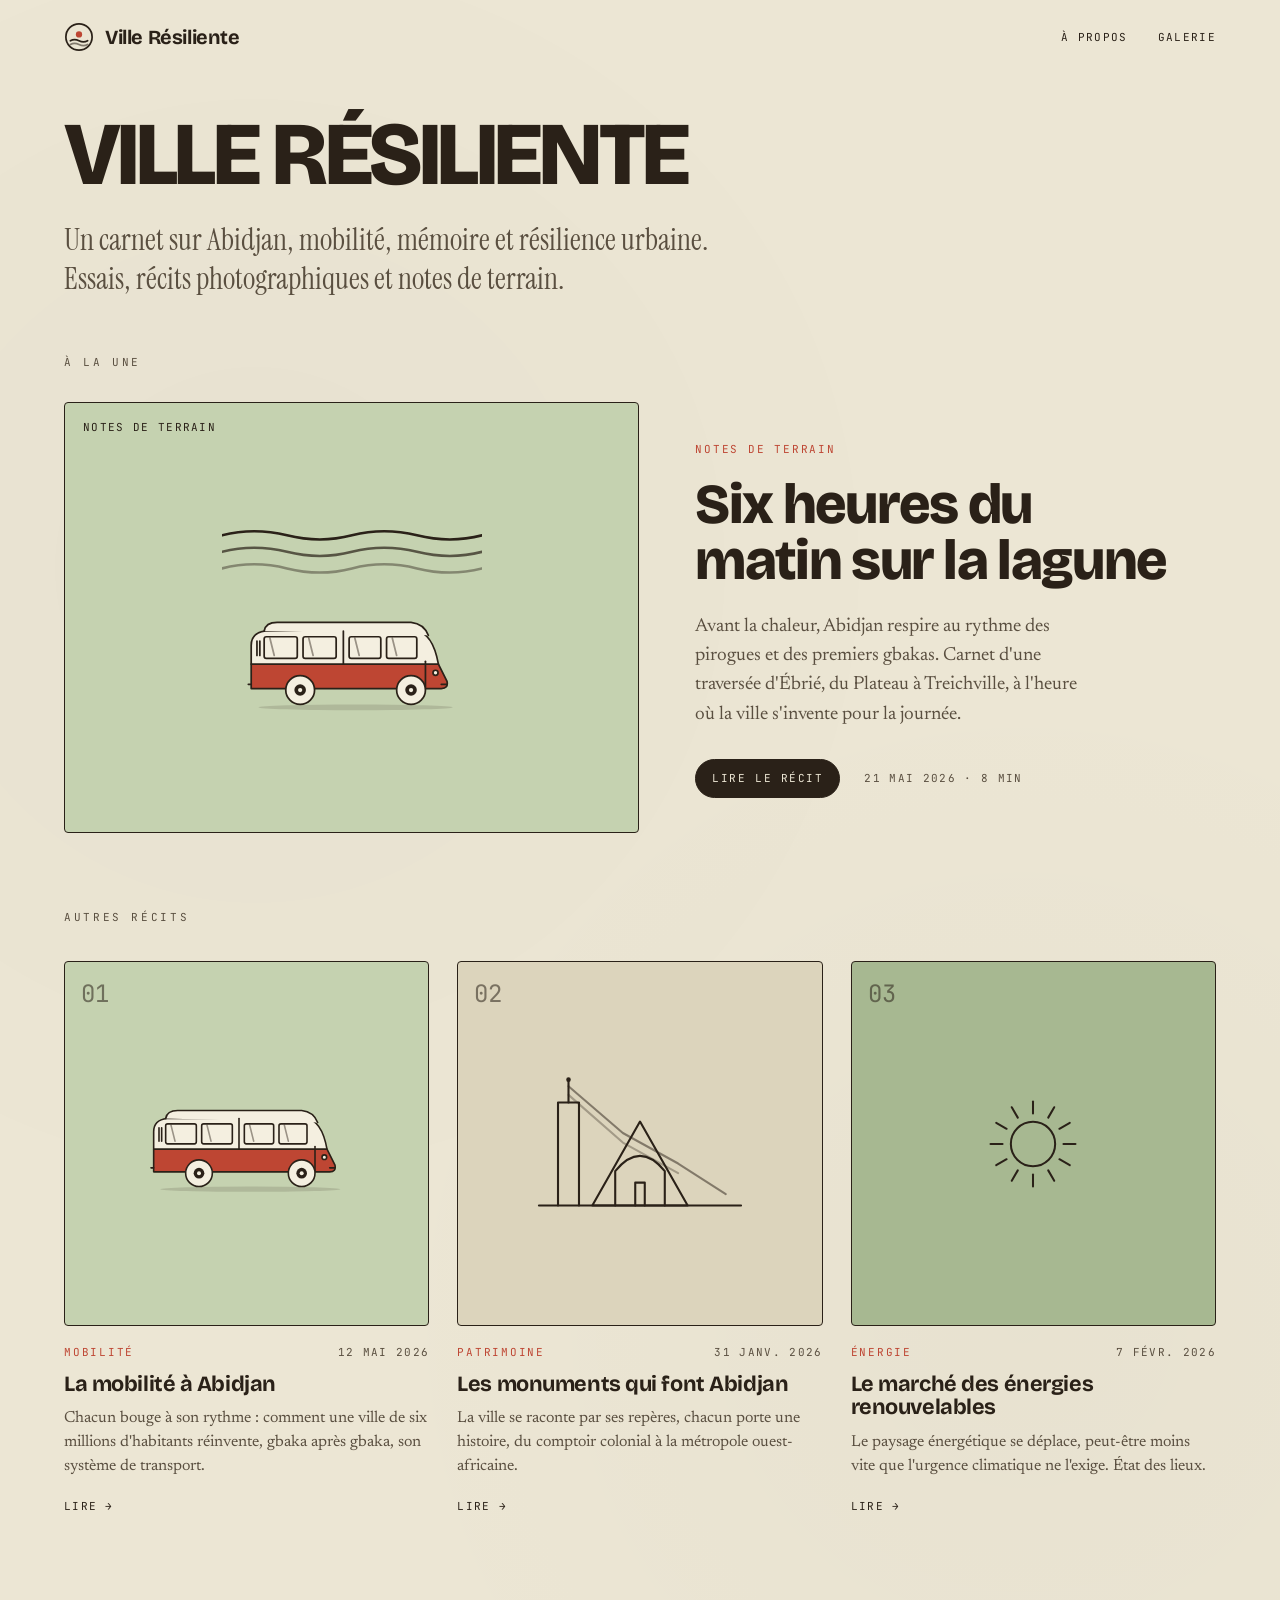
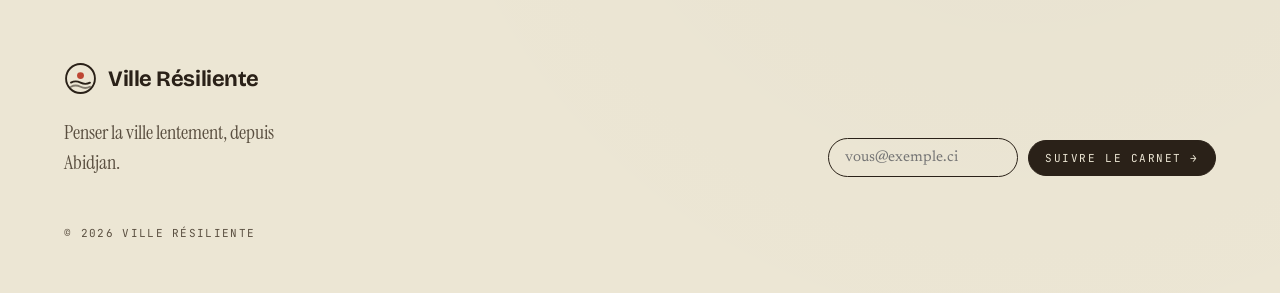
<file: index.html>
<!DOCTYPE html>
<html lang="fr">
<head>
<meta charset="utf-8"/>
<meta name="viewport" content="width=device-width, initial-scale=1"/>
<title>Ville Résiliente, un carnet sur Abidjan</title>
<meta name="description" content="Un carnet sur Abidjan, mobilité, mémoire et résilience urbaine. Essais, récits photographiques et notes de terrain."/>
<link rel="icon" type="image/png" href="assets/logo-marque.png"/>
<link rel="stylesheet" href="styles.css"/>
</head>
<body>
<div class="paper-tex">
  <div class="wrap">

    <header class="site">
      <a class="lockup" href="index.html">
        <svg viewBox="0 0 40 40" width="30" height="30" fill="none" stroke="var(--ink)" stroke-width="2.3" stroke-linecap="round" stroke-linejoin="round" aria-hidden="true">
          <circle cx="20" cy="20" r="17.5"></circle>
          <circle cx="20" cy="16.5" r="4.2" fill="var(--red)" stroke="none"></circle>
          <path d="M8.5 25 Q14 22 20 25 T31.5 25"></path>
          <path d="M8.5 30 Q14 27 20 30 T31.5 30" opacity="0.55"></path>
        </svg>
        <span class="name">Ville Résiliente</span>
      </a>
      <nav class="site">
        <a class="mono" href="index.html">À propos</a>
        <a class="mono" href="index.html">Galerie</a>
      </nav>
    </header>

    <section class="hero">
      <h1>Ville Résiliente</h1>
      <p class="sub">Un carnet sur Abidjan, mobilité, mémoire et résilience urbaine. Essais, récits photographiques et notes de terrain.</p>
    </section>

    <section class="featured">
      <div class="kicker-row">
        <span class="mono kicker">À la une</span>
      </div>
      <div class="grid">
        <a class="panel card-hover" href="recit-lagune.html" aria-label="Lire le récit : Six heures du matin sur la lagune">
          <span class="corner mono" style="color: var(--ink);">Notes de terrain</span>
          <span class="stack">
            <!-- Lagune -->
            <svg viewBox="0 0 220 60" width="260" height="71" fill="none" stroke="var(--ink)" stroke-width="2.2" stroke-linecap="round" aria-hidden="true">
              <path d="M0 18 Q27 11 55 18 T110 18 T165 18 T220 18"></path>
              <path d="M0 32 Q27 25 55 32 T110 32 T165 32 T220 32" opacity="0.7"></path>
              <path d="M0 46 Q27 39 55 46 T110 46 T165 46 T220 46" opacity="0.42"></path>
            </svg>
            <!-- Gbaka -->
            <svg viewBox="0 0 360 175" width="260" height="126" fill="none" stroke="var(--ink)" stroke-width="2.4" stroke-linecap="round" stroke-linejoin="round" aria-hidden="true">
              <ellipse cx="185" cy="156" rx="135" ry="4" fill="var(--ink)" opacity="0.14" stroke="none"></ellipse>
              <path d="M40 130 L40 96 L300 96 L312 120 Q314 130 304 130 Z" fill="var(--red)"></path>
              <path d="M40 96 L40 70 Q40 52 60 50 L268 50 Q292 52 300 96 Z" fill="var(--sand-2)"></path>
              <path d="M58 50 Q60 38 76 38 L262 38 Q280 40 286 56" fill="var(--sand-2)"></path>
              <path d="M168 50 L168 96"></path>
              <rect x="58" y="58" width="46" height="30" rx="3" fill="var(--sand-2)"></rect>
              <rect x="112" y="58" width="46" height="30" rx="3" fill="var(--sand-2)"></rect>
              <rect x="176" y="58" width="44" height="30" rx="3" fill="var(--sand-2)"></rect>
              <rect x="228" y="58" width="42" height="30" rx="3" fill="var(--sand-2)"></rect>
              <path d="M66 60 L72 84 M120 60 L126 84 M184 60 L190 84 M236 60 L242 84" opacity="0.45"></path>
              <path d="M48 64 L48 84 M52 64 L52 84"></path>
              <path d="M282 92 L282 128"></path>
              <circle cx="108" cy="132" r="20" fill="var(--sand-2)"></circle>
              <circle cx="108" cy="132" r="8" fill="var(--ink)" stroke="none"></circle>
              <circle cx="108" cy="132" r="3" fill="var(--sand-2)" stroke="none"></circle>
              <circle cx="262" cy="132" r="20" fill="var(--sand-2)"></circle>
              <circle cx="262" cy="132" r="8" fill="var(--ink)" stroke="none"></circle>
              <circle cx="262" cy="132" r="3" fill="var(--sand-2)" stroke="none"></circle>
              <path d="M36 124 L40 124 M304 124 L312 124"></path>
              <circle cx="296" cy="108" r="3.5" fill="var(--sand-2)"></circle>
            </svg>
          </span>
        </a>
        <div>
          <span class="mono cat-tag">Notes de terrain</span>
          <h2>Six heures du matin sur la lagune</h2>
          <p class="excerpt">Avant la chaleur, Abidjan respire au rythme des pirogues et des premiers gbakas. Carnet d'une traversée d'Ébrié, du Plateau à Treichville, à l'heure où la ville s'invente pour la journée.</p>
          <div class="cta-row">
            <a href="recit-lagune.html" class="pill solid">Lire le récit</a>
            <span class="mono">21 mai 2026 · 8 min</span>
          </div>
        </div>
      </div>
    </section>

    <section class="stories">
      <div class="kicker-row">
        <span class="mono kicker">Autres récits</span>
      </div>
      <div class="grid">

        <a class="card card-hover" href="recit-lagune.html">
          <span class="panel p-1">
            <span class="num">01</span>
            <!-- Gbaka -->
            <svg viewBox="0 0 360 175" width="240" height="117" fill="none" stroke="var(--ink)" stroke-width="2.4" stroke-linecap="round" stroke-linejoin="round" aria-hidden="true">
              <ellipse cx="185" cy="156" rx="135" ry="4" fill="var(--ink)" opacity="0.14" stroke="none"></ellipse>
              <path d="M40 130 L40 96 L300 96 L312 120 Q314 130 304 130 Z" fill="var(--red)"></path>
              <path d="M40 96 L40 70 Q40 52 60 50 L268 50 Q292 52 300 96 Z" fill="var(--sand-2)"></path>
              <path d="M58 50 Q60 38 76 38 L262 38 Q280 40 286 56" fill="var(--sand-2)"></path>
              <path d="M168 50 L168 96"></path>
              <rect x="58" y="58" width="46" height="30" rx="3" fill="var(--sand-2)"></rect>
              <rect x="112" y="58" width="46" height="30" rx="3" fill="var(--sand-2)"></rect>
              <rect x="176" y="58" width="44" height="30" rx="3" fill="var(--sand-2)"></rect>
              <rect x="228" y="58" width="42" height="30" rx="3" fill="var(--sand-2)"></rect>
              <path d="M66 60 L72 84 M120 60 L126 84 M184 60 L190 84 M236 60 L242 84" opacity="0.45"></path>
              <path d="M48 64 L48 84 M52 64 L52 84"></path>
              <path d="M282 92 L282 128"></path>
              <circle cx="108" cy="132" r="20" fill="var(--sand-2)"></circle>
              <circle cx="108" cy="132" r="8" fill="var(--ink)" stroke="none"></circle>
              <circle cx="108" cy="132" r="3" fill="var(--sand-2)" stroke="none"></circle>
              <circle cx="262" cy="132" r="20" fill="var(--sand-2)"></circle>
              <circle cx="262" cy="132" r="8" fill="var(--ink)" stroke="none"></circle>
              <circle cx="262" cy="132" r="3" fill="var(--sand-2)" stroke="none"></circle>
              <path d="M36 124 L40 124 M304 124 L312 124"></path>
              <circle cx="296" cy="108" r="3.5" fill="var(--sand-2)"></circle>
            </svg>
          </span>
          <span class="card-body" style="display:block;">
            <span class="card-meta">
              <span class="mono cat-tag">Mobilité</span>
              <span class="mono">12 mai 2026</span>
            </span>
            <h3>La mobilité à Abidjan</h3>
            <p class="excerpt">Chacun bouge à son rythme : comment une ville de six millions d'habitants réinvente, gbaka après gbaka, son système de transport.</p>
            <span class="read-link" style="display:block;">
              <span class="mono">Lire <span aria-hidden="true">→</span></span>
            </span>
          </span>
        </a>

        <a class="card card-hover" href="recit-lagune.html">
          <span class="panel p-2">
            <span class="num">02</span>
            <!-- Cathédrale Saint-Paul -->
            <svg viewBox="0 0 220 150" width="210" height="143" fill="none" stroke="var(--ink)" stroke-width="2.2" stroke-linecap="round" stroke-linejoin="round" aria-hidden="true">
              <path d="M24 140 L24 32 L46 32 L46 140"></path>
              <path d="M35 32 L35 10"></path>
              <circle cx="35" cy="8" r="2.4" fill="var(--ink)" stroke="none"></circle>
              <path d="M35 15 L92 64 L150 96 L200 128" opacity="0.5"></path>
              <path d="M35 24 L92 74 L150 106" opacity="0.32"></path>
              <path d="M60 140 L110 52 L160 140 Z"></path>
              <path d="M84 140 L84 104 Q110 72 136 104 L136 140"></path>
              <path d="M105 140 L105 116 L115 116 L115 140"></path>
              <path d="M4 140 L216 140"></path>
            </svg>
          </span>
          <span class="card-body" style="display:block;">
            <span class="card-meta">
              <span class="mono cat-tag">Patrimoine</span>
              <span class="mono">31 janv. 2026</span>
            </span>
            <h3>Les monuments qui font Abidjan</h3>
            <p class="excerpt">La ville se raconte par ses repères, chacun porte une histoire, du comptoir colonial à la métropole ouest-africaine.</p>
            <span class="read-link" style="display:block;">
              <span class="mono">Lire <span aria-hidden="true">→</span></span>
            </span>
          </span>
        </a>

        <a class="card card-hover" href="recit-lagune.html">
          <span class="panel p-3">
            <span class="num">03</span>
            <!-- Soleil -->
            <svg viewBox="0 0 130 130" width="120" height="120" fill="none" stroke="var(--ink)" stroke-width="2.2" stroke-linecap="round" aria-hidden="true">
              <circle cx="65" cy="65" r="24"></circle>
              <line x1="98" y1="65" x2="111" y2="65"></line>
              <line x1="93.58" y1="81.5" x2="104.84" y2="88"></line>
              <line x1="81.5" y1="93.58" x2="88" y2="104.84"></line>
              <line x1="65" y1="98" x2="65" y2="111"></line>
              <line x1="48.5" y1="93.58" x2="42" y2="104.84"></line>
              <line x1="36.42" y1="81.5" x2="25.16" y2="88"></line>
              <line x1="32" y1="65" x2="19" y2="65"></line>
              <line x1="36.42" y1="48.5" x2="25.16" y2="42"></line>
              <line x1="48.5" y1="36.42" x2="42" y2="25.16"></line>
              <line x1="65" y1="32" x2="65" y2="19"></line>
              <line x1="81.5" y1="36.42" x2="88" y2="25.16"></line>
              <line x1="93.58" y1="48.5" x2="104.84" y2="42"></line>
            </svg>
          </span>
          <span class="card-body" style="display:block;">
            <span class="card-meta">
              <span class="mono cat-tag">Énergie</span>
              <span class="mono">7 févr. 2026</span>
            </span>
            <h3>Le marché des énergies renouvelables</h3>
            <p class="excerpt">Le paysage énergétique se déplace, peut-être moins vite que l'urgence climatique ne l'exige. État des lieux.</p>
            <span class="read-link" style="display:block;">
              <span class="mono">Lire <span aria-hidden="true">→</span></span>
            </span>
          </span>
        </a>

      </div>
    </section>

    <footer class="site">
      <div class="row">
        <div>
          <a class="lockup" href="index.html">
            <svg viewBox="0 0 40 40" width="33" height="33" fill="none" stroke="var(--ink)" stroke-width="2.3" stroke-linecap="round" stroke-linejoin="round" aria-hidden="true">
              <circle cx="20" cy="20" r="17.5"></circle>
              <circle cx="20" cy="16.5" r="4.2" fill="var(--red)" stroke="none"></circle>
              <path d="M8.5 25 Q14 22 20 25 T31.5 25"></path>
              <path d="M8.5 30 Q14 27 20 30 T31.5 30" opacity="0.55"></path>
            </svg>
            <span class="name" style="font-size: 22px;">Ville Résiliente</span>
          </a>
          <p class="tag">Penser la ville lentement, depuis Abidjan.</p>
        </div>
        <!-- Point this form at your newsletter endpoint (e.g. WordPress plugin or mail service) -->
        <form class="follow" action="#" method="post">
          <input type="email" name="email" placeholder="vous@exemple.ci" aria-label="Adresse e-mail" required/>
          <button type="submit" class="pill solid">Suivre le carnet →</button>
        </form>
      </div>
      <div class="copyright">
        <span class="mono">© 2026 Ville Résiliente</span>
      </div>
    </footer>

  </div>
</div>
</body>
</html>
</file>
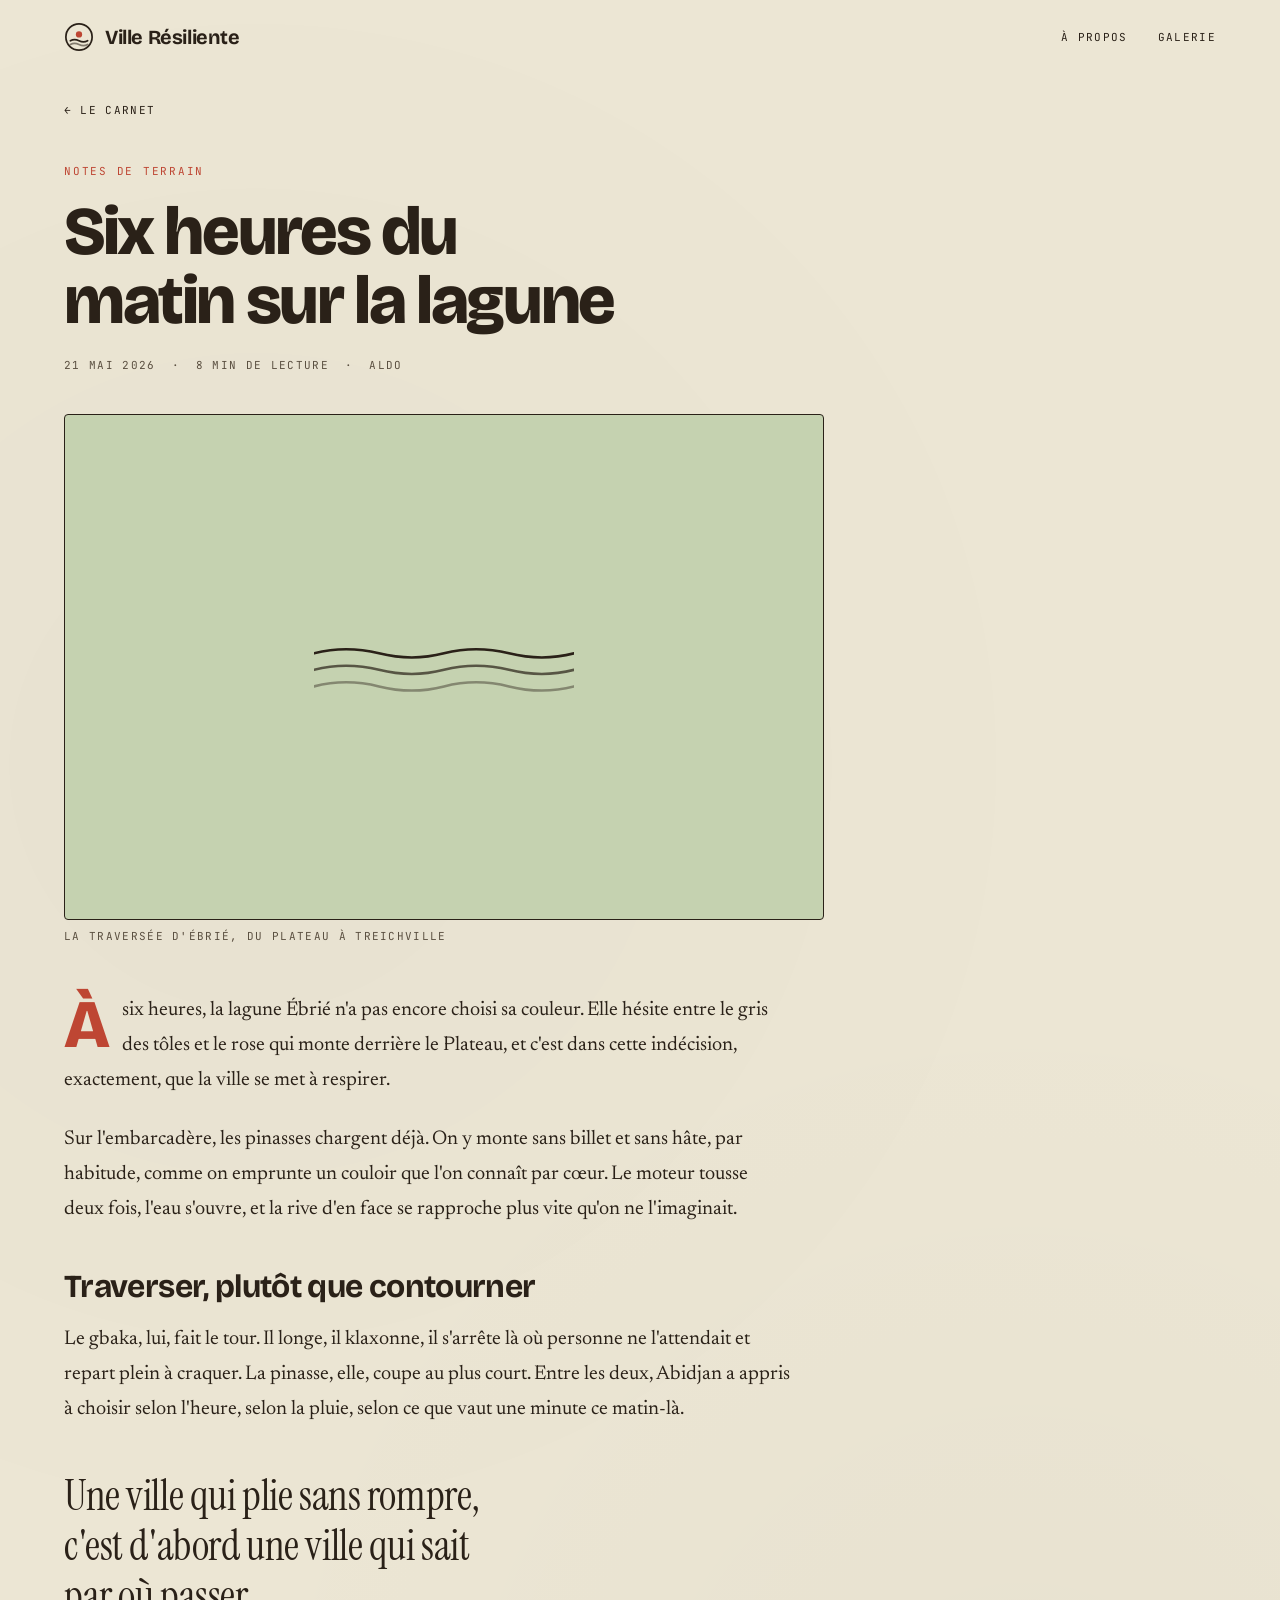
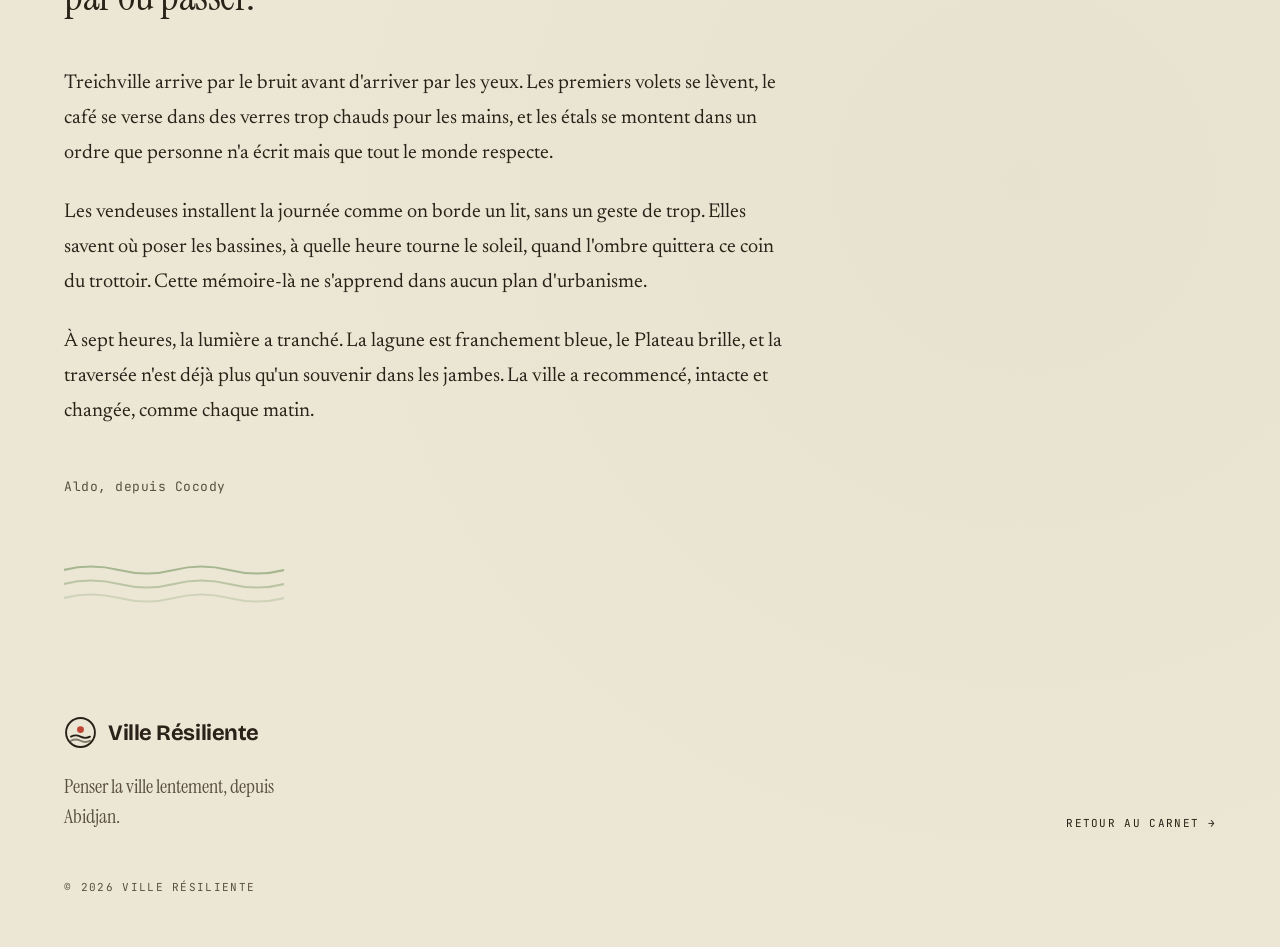
<file: recit-lagune.html>
<!DOCTYPE html>
<html lang="fr">
<head>
<meta charset="utf-8"/>
<meta name="viewport" content="width=device-width, initial-scale=1"/>
<title>Six heures du matin sur la lagune — Ville Résiliente</title>
<meta name="description" content="Avant la chaleur, Abidjan respire au rythme des pirogues et des premiers gbakas. Carnet d'une traversée d'Ébrié, du Plateau à Treichville."/>
<link rel="icon" type="image/png" href="assets/logo-marque.png"/>
<link rel="stylesheet" href="styles.css"/>
</head>
<body>
<div class="paper-tex">
  <div class="wrap">

    <header class="site">
      <a class="lockup" href="index.html">
        <svg viewBox="0 0 40 40" width="30" height="30" fill="none" stroke="var(--ink)" stroke-width="2.3" stroke-linecap="round" stroke-linejoin="round" aria-hidden="true">
          <circle cx="20" cy="20" r="17.5"></circle>
          <circle cx="20" cy="16.5" r="4.2" fill="var(--red)" stroke="none"></circle>
          <path d="M8.5 25 Q14 22 20 25 T31.5 25"></path>
          <path d="M8.5 30 Q14 27 20 30 T31.5 30" opacity="0.55"></path>
        </svg>
        <span class="name">Ville Résiliente</span>
      </a>
      <nav class="site">
        <a class="mono" href="index.html">À propos</a>
        <a class="mono" href="index.html">Galerie</a>
      </nav>
    </header>

    <article class="article">
      <a class="back mono" href="index.html"><span aria-hidden="true">←</span> Le carnet</a>

      <span class="mono cat-tag">Notes de terrain</span>
      <h1 class="title">Six heures du matin sur la lagune</h1>
      <div class="meta">
        <span class="mono">21 mai 2026</span>
        <span class="mono">·</span>
        <span class="mono">8 min de lecture</span>
        <span class="mono">·</span>
        <span class="mono">Aldo</span>
      </div>

      <figure style="margin: 0;">
        <!-- Replace this placeholder with a real photo of the Ébrié lagoon at dawn (3:2), e.g.:
             <img class="lead-img" src="assets/lagune-ebrie-6h.jpg" alt="La lagune Ébrié à l'aube"/> -->
        <div class="lead-img placeholder" role="img" aria-label="Photo à venir : la lagune Ébrié à l'aube">
          <svg viewBox="0 0 220 60" width="260" height="71" fill="none" stroke="var(--ink)" stroke-width="2.2" stroke-linecap="round" aria-hidden="true">
            <path d="M0 18 Q27 11 55 18 T110 18 T165 18 T220 18"></path>
            <path d="M0 32 Q27 25 55 32 T110 32 T165 32 T220 32" opacity="0.7"></path>
            <path d="M0 46 Q27 39 55 46 T110 46 T165 46 T220 46" opacity="0.42"></path>
          </svg>
        </div>
        <figcaption class="cap mono">La traversée d'Ébrié, du Plateau à Treichville</figcaption>
      </figure>

      <div class="body">
        <p>À six heures, la lagune Ébrié n'a pas encore choisi sa couleur. Elle hésite entre le gris des tôles et le rose qui monte derrière le Plateau, et c'est dans cette indécision, exactement, que la ville se met à respirer.</p>

        <p>Sur l'embarcadère, les pinasses chargent déjà. On y monte sans billet et sans hâte, par habitude, comme on emprunte un couloir que l'on connaît par cœur. Le moteur tousse deux fois, l'eau s'ouvre, et la rive d'en face se rapproche plus vite qu'on ne l'imaginait.</p>

        <h2>Traverser, plutôt que contourner</h2>

        <p>Le gbaka, lui, fait le tour. Il longe, il klaxonne, il s'arrête là où personne ne l'attendait et repart plein à craquer. La pinasse, elle, coupe au plus court. Entre les deux, Abidjan a appris à choisir selon l'heure, selon la pluie, selon ce que vaut une minute ce matin-là.</p>

        <blockquote class="pull">Une ville qui plie sans rompre, c'est d'abord une ville qui sait par où passer.</blockquote>

        <p>Treichville arrive par le bruit avant d'arriver par les yeux. Les premiers volets se lèvent, le café se verse dans des verres trop chauds pour les mains, et les étals se montent dans un ordre que personne n'a écrit mais que tout le monde respecte.</p>

        <p>Les vendeuses installent la journée comme on borde un lit, sans un geste de trop. Elles savent où poser les bassines, à quelle heure tourne le soleil, quand l'ombre quittera ce coin du trottoir. Cette mémoire-là ne s'apprend dans aucun plan d'urbanisme.</p>

        <p>À sept heures, la lumière a tranché. La lagune est franchement bleue, le Plateau brille, et la traversée n'est déjà plus qu'un souvenir dans les jambes. La ville a recommencé, intacte et changée, comme chaque matin.</p>
      </div>

      <p class="byline">Aldo, depuis Cocody</p>

      <div class="ornament">
        <svg viewBox="0 0 220 60" width="220" height="60" fill="none" stroke="var(--sage-2)" stroke-width="2.2" stroke-linecap="round" aria-hidden="true">
          <path d="M0 18 Q27 11 55 18 T110 18 T165 18 T220 18"></path>
          <path d="M0 32 Q27 25 55 32 T110 32 T165 32 T220 32" opacity="0.7"></path>
          <path d="M0 46 Q27 39 55 46 T110 46 T165 46 T220 46" opacity="0.42"></path>
        </svg>
      </div>
    </article>

    <footer class="site article-footer">
      <div class="row">
        <div>
          <a class="lockup" href="index.html">
            <svg viewBox="0 0 40 40" width="33" height="33" fill="none" stroke="var(--ink)" stroke-width="2.3" stroke-linecap="round" stroke-linejoin="round" aria-hidden="true">
              <circle cx="20" cy="20" r="17.5"></circle>
              <circle cx="20" cy="16.5" r="4.2" fill="var(--red)" stroke="none"></circle>
              <path d="M8.5 25 Q14 22 20 25 T31.5 25"></path>
              <path d="M8.5 30 Q14 27 20 30 T31.5 30" opacity="0.55"></path>
            </svg>
            <span class="name" style="font-size: 22px;">Ville Résiliente</span>
          </a>
          <p class="tag">Penser la ville lentement, depuis Abidjan.</p>
        </div>
        <a class="mono" href="index.html" style="color: var(--ink);">Retour au carnet <span aria-hidden="true">→</span></a>
      </div>
      <div class="copyright">
        <span class="mono">© 2026 Ville Résiliente</span>
      </div>
    </footer>

  </div>
</div>
</body>
</html>
</file>
<file: styles.css>
/* ============================================
   VILLE RÉSILIENTE — Design tokens & site styles
   A French-language journal on Abidjan.
   Aesthetic: vintage editorial / writer's notebook
   ============================================ */

@import url('https://fonts.googleapis.com/css2?family=Bricolage+Grotesque:wght@500;600;700;800&family=Instrument+Serif:ital@0;1&family=JetBrains+Mono:wght@400;500&family=Newsreader:ital,wght@0,400;0,500;1,400&display=swap');

:root {
  /* Palette: Sahel — cream + sage + vintage red */
  --sand:      #ECE6D4;
  --sand-2:    #F4EFE0;
  --sand-3:    #DCD4BC;
  --sage:      #C5D2B0;
  --sage-2:    #A7B891;
  --red:       #BE4633;
  --red-2:     #9A3826;
  --ink:       #2A2118;
  --ink-2:     #5A4F40;
  --rule:      #2A211833;

  --f-display: 'Bricolage Grotesque', 'Helvetica Neue', Helvetica, Arial, sans-serif;
  --f-serif:   'Newsreader', 'Iowan Old Style', Georgia, serif;
  --f-italic:  'Instrument Serif', 'Iowan Old Style', Georgia, serif;
  --f-mono:    'JetBrains Mono', 'SF Mono', ui-monospace, monospace;
}

/* ——— Base ——— */

* { box-sizing: border-box; }

html, body {
  margin: 0;
  background: var(--sand);
}

::selection { background: var(--red); color: var(--sand-2); }

body {
  font-family: var(--f-serif);
  color: var(--ink);
  -webkit-font-smoothing: antialiased;
  text-rendering: optimizeLegibility;
  line-height: 1.5;
}

h1, h2, h3, h4 {
  font-family: var(--f-display);
  font-weight: 700;
  letter-spacing: -0.02em;
  line-height: 1.02;
  margin: 0;
  color: var(--ink);
}

p { margin: 0; }

a { color: inherit; text-decoration: none; }

img { max-width: 100%; }

/* Subtle paper texture via gradients (no images) */
.paper-tex {
  background-image:
    radial-gradient(circle at 20% 30%, #00000005 0%, transparent 40%),
    radial-gradient(circle at 80% 70%, #00000005 0%, transparent 40%);
}

/* Layout container */
.wrap {
  max-width: 1280px;
  margin: 0 auto;
  padding: 0 clamp(20px, 5vw, 72px);
}

/* ——— Utilities ——— */

.mono {
  font-family: var(--f-mono);
  font-size: 11px;
  letter-spacing: 0.12em;
  text-transform: uppercase;
  color: var(--ink-2);
}

.kicker { letter-spacing: 0.24em; }

.cat-tag {
  color: var(--red);
  letter-spacing: 0.16em;
}

/* Pill buttons */
.pill {
  display: inline-flex;
  align-items: center;
  gap: 8px;
  padding: 10px 16px;
  border: 1px solid var(--ink);
  border-radius: 999px;
  font-family: var(--f-mono);
  font-size: 11px;
  letter-spacing: 0.14em;
  text-transform: uppercase;
  color: var(--ink);
  background: transparent;
  cursor: pointer;
  transition: all .15s ease;
}
.pill:hover { background: var(--ink); color: var(--sand); }

.pill.solid {
  background: var(--ink);
  color: var(--sand);
}
.pill.solid:hover { background: var(--red); border-color: var(--red); color: var(--sand-2); }

/* Card hover */
.card-hover { transition: transform .25s ease; }
.card-hover:hover { transform: translateY(-3px); }

/* ——— Header ——— */

header.site {
  display: flex;
  align-items: center;
  justify-content: space-between;
  padding: 22px 0;
}

.lockup {
  display: inline-flex;
  align-items: center;
  gap: 11px;
  color: var(--ink);
}
.lockup .name {
  font-family: var(--f-display);
  font-weight: 700;
  font-size: 20px;
  letter-spacing: -0.02em;
  line-height: 1;
  white-space: nowrap;
}

nav.site {
  display: flex;
  align-items: center;
  gap: 30px;
}
nav.site a { color: var(--ink); }

/* ——— Hero ——— */

.hero {
  padding: 36px 0 44px;
}
.hero h1 {
  font-size: clamp(34px, 7vw, 104px);
  line-height: 1.0;
  letter-spacing: -0.04em;
  font-weight: 800;
  text-transform: uppercase;
  margin: 0;
  white-space: nowrap;
}
.hero .sub {
  font-family: var(--f-italic);
  font-size: clamp(20px, 2.4vw, 30px);
  color: var(--ink-2);
  margin: 20px 0 0;
  max-width: 46ch;
  line-height: 1.3;
}

/* ——— Featured (À la une) ——— */

.featured {
  padding: 8px 0 72px;
}
.featured .kicker-row { margin-bottom: 28px; }
.featured .grid {
  display: grid;
  grid-template-columns: 1.05fr 0.95fr;
  gap: 56px;
  align-items: center;
}
.featured .panel {
  background: var(--sage);
  border-radius: 4px;
  border: 1px solid var(--ink);
  aspect-ratio: 4 / 3;
  display: flex;
  align-items: center;
  justify-content: center;
  padding: 32px;
  position: relative;
  overflow: hidden;
  color: var(--ink);
}
.featured .panel .corner {
  position: absolute;
  top: 16px;
  left: 18px;
}
.featured .panel .stack {
  display: flex;
  flex-direction: column;
  align-items: center;
  gap: 10px;
}
.featured h2 {
  font-size: clamp(34px, 4.4vw, 60px);
  line-height: 1.0;
  letter-spacing: -0.03em;
  font-weight: 800;
  margin: 16px 0 0;
  text-wrap: balance;
}
.featured .excerpt {
  font-family: var(--f-serif);
  font-size: 19px;
  line-height: 1.55;
  color: var(--ink-2);
  margin: 22px 0 0;
  max-width: 40ch;
}
.featured .cta-row {
  display: flex;
  align-items: center;
  gap: 24px;
  margin-top: 30px;
}

/* ——— Story grid (Autres récits) ——— */

.stories {
  padding: 0 0 80px;
}
.stories .kicker-row { margin-bottom: 32px; }
.stories .grid {
  display: grid;
  grid-template-columns: repeat(3, 1fr);
  gap: 28px;
}
.stories .card {
  display: block;
  color: var(--ink);
  cursor: pointer;
}
.stories .panel {
  border-radius: 4px;
  border: 1px solid var(--ink);
  aspect-ratio: 1 / 1;
  display: flex;
  align-items: center;
  justify-content: center;
  position: relative;
  overflow: hidden;
  color: var(--ink);
}
.stories .panel .num {
  position: absolute;
  top: 14px;
  left: 16px;
  font-family: var(--f-mono);
  font-size: 24px;
  color: var(--ink);
  opacity: 0.55;
}
.stories .panel.p-1 { background: var(--sage); }
.stories .panel.p-2 { background: var(--sand-3); }
.stories .panel.p-3 { background: var(--sage-2); }
.stories .card-meta {
  display: flex;
  justify-content: space-between;
  align-items: baseline;
}
.stories .card-body { padding-top: 18px; }
.stories h3 {
  font-size: clamp(21px, 1.7vw, 26px);
  letter-spacing: -0.02em;
  margin: 12px 0 10px;
  line-height: 1.08;
}
.stories .excerpt {
  font-family: var(--f-serif);
  color: var(--ink-2);
  font-size: 16px;
  line-height: 1.5;
}
.stories .read-link {
  margin-top: 16px;
}
.stories .read-link .mono {
  color: var(--ink);
  display: inline-flex;
  align-items: center;
  gap: 8px;
}

/* ——— Footer ——— */

footer.site {
  padding: 64px 0 48px;
}
footer.site .row {
  display: flex;
  justify-content: space-between;
  align-items: flex-end;
  gap: 40px;
  flex-wrap: wrap;
}
footer.site .tag {
  font-family: var(--f-italic);
  font-size: 20px;
  color: var(--ink-2);
  margin-top: 14px;
  max-width: 24ch;
}
footer.site .follow {
  display: flex;
  align-items: center;
  gap: 10px;
}
footer.site .follow input[type="email"] {
  padding: 11px 16px;
  border: 1px solid var(--ink);
  border-radius: 999px;
  background: transparent;
  font-family: var(--f-serif);
  font-size: 15px;
  color: var(--ink);
  outline: none;
  width: 190px;
}
footer.site .copyright { margin-top: 44px; }

/* ——— Article page ——— */

.article {
  max-width: 760px;
  padding: 28px 0 0;
}
.article .back {
  display: flex;
  width: max-content;
  align-items: center;
  gap: 8px;
  color: var(--ink);
  margin-bottom: 40px;
}
.article h1.title {
  font-family: var(--f-display);
  font-weight: 800;
  color: var(--ink);
  font-size: clamp(40px, 5.6vw, 68px);
  line-height: 1.02;
  letter-spacing: -0.035em;
  margin: 14px 0 0;
  text-wrap: balance;
}
.article .meta {
  display: flex;
  align-items: center;
  gap: 16px;
  flex-wrap: wrap;
  margin-top: 22px;
}

.article .lead-img {
  width: 100%;
  height: auto;
  aspect-ratio: 3 / 2;
  border: 1px solid var(--ink);
  border-radius: 4px;
  margin: 40px 0 8px;
  display: block;
  object-fit: cover;
}
.article .lead-img.placeholder {
  background: var(--sage);
  display: flex;
  align-items: center;
  justify-content: center;
  color: var(--ink);
}
.article figcaption.cap {
  color: var(--ink-2);
  margin-bottom: 48px;
}

.article .body p {
  font-family: var(--f-serif);
  font-size: 20px;
  line-height: 1.75;
  color: var(--ink);
  margin: 0 0 24px;
  max-width: 66ch;
  text-wrap: pretty;
}
.article .body > p:first-of-type::first-letter {
  font-family: var(--f-display);
  font-weight: 800;
  color: var(--red);
  float: left;
  font-size: 68px;
  line-height: 0.72;
  margin: 8px 12px 0 0;
}
.article .body h2 {
  font-family: var(--f-display);
  font-weight: 700;
  color: var(--ink);
  font-size: clamp(24px, 2.6vw, 32px);
  letter-spacing: -0.02em;
  margin: 44px 0 18px;
}
.article blockquote.pull {
  margin: 44px 0;
  padding: 0;
  font-family: var(--f-italic);
  font-style: normal;
  font-size: clamp(28px, 3.6vw, 42px);
  line-height: 1.2;
  letter-spacing: -0.01em;
  color: var(--ink);
  max-width: 22ch;
}
.article .byline {
  margin: 48px 0 0;
  font-family: var(--f-mono);
  font-size: 13px;
  letter-spacing: 0.04em;
  color: var(--ink-2);
}
.article .ornament {
  margin: 56px 0 0;
  color: var(--sage-2);
}

footer.site.article-footer {
  padding: 56px 0 48px;
  margin-top: 40px;
}

/* ——— Responsive ——— */

@media (max-width: 900px) {
  .featured .grid {
    grid-template-columns: 1fr;
    gap: 32px;
  }
  .stories .grid {
    grid-template-columns: 1fr;
    gap: 40px;
  }
  .stories .panel { aspect-ratio: 4 / 3; }
}

@media (max-width: 560px) {
  nav.site { gap: 18px; }
  footer.site .follow {
    flex-wrap: wrap;
  }
  footer.site .follow input[type="email"] { flex: 1; min-width: 0; }
}
</file>
